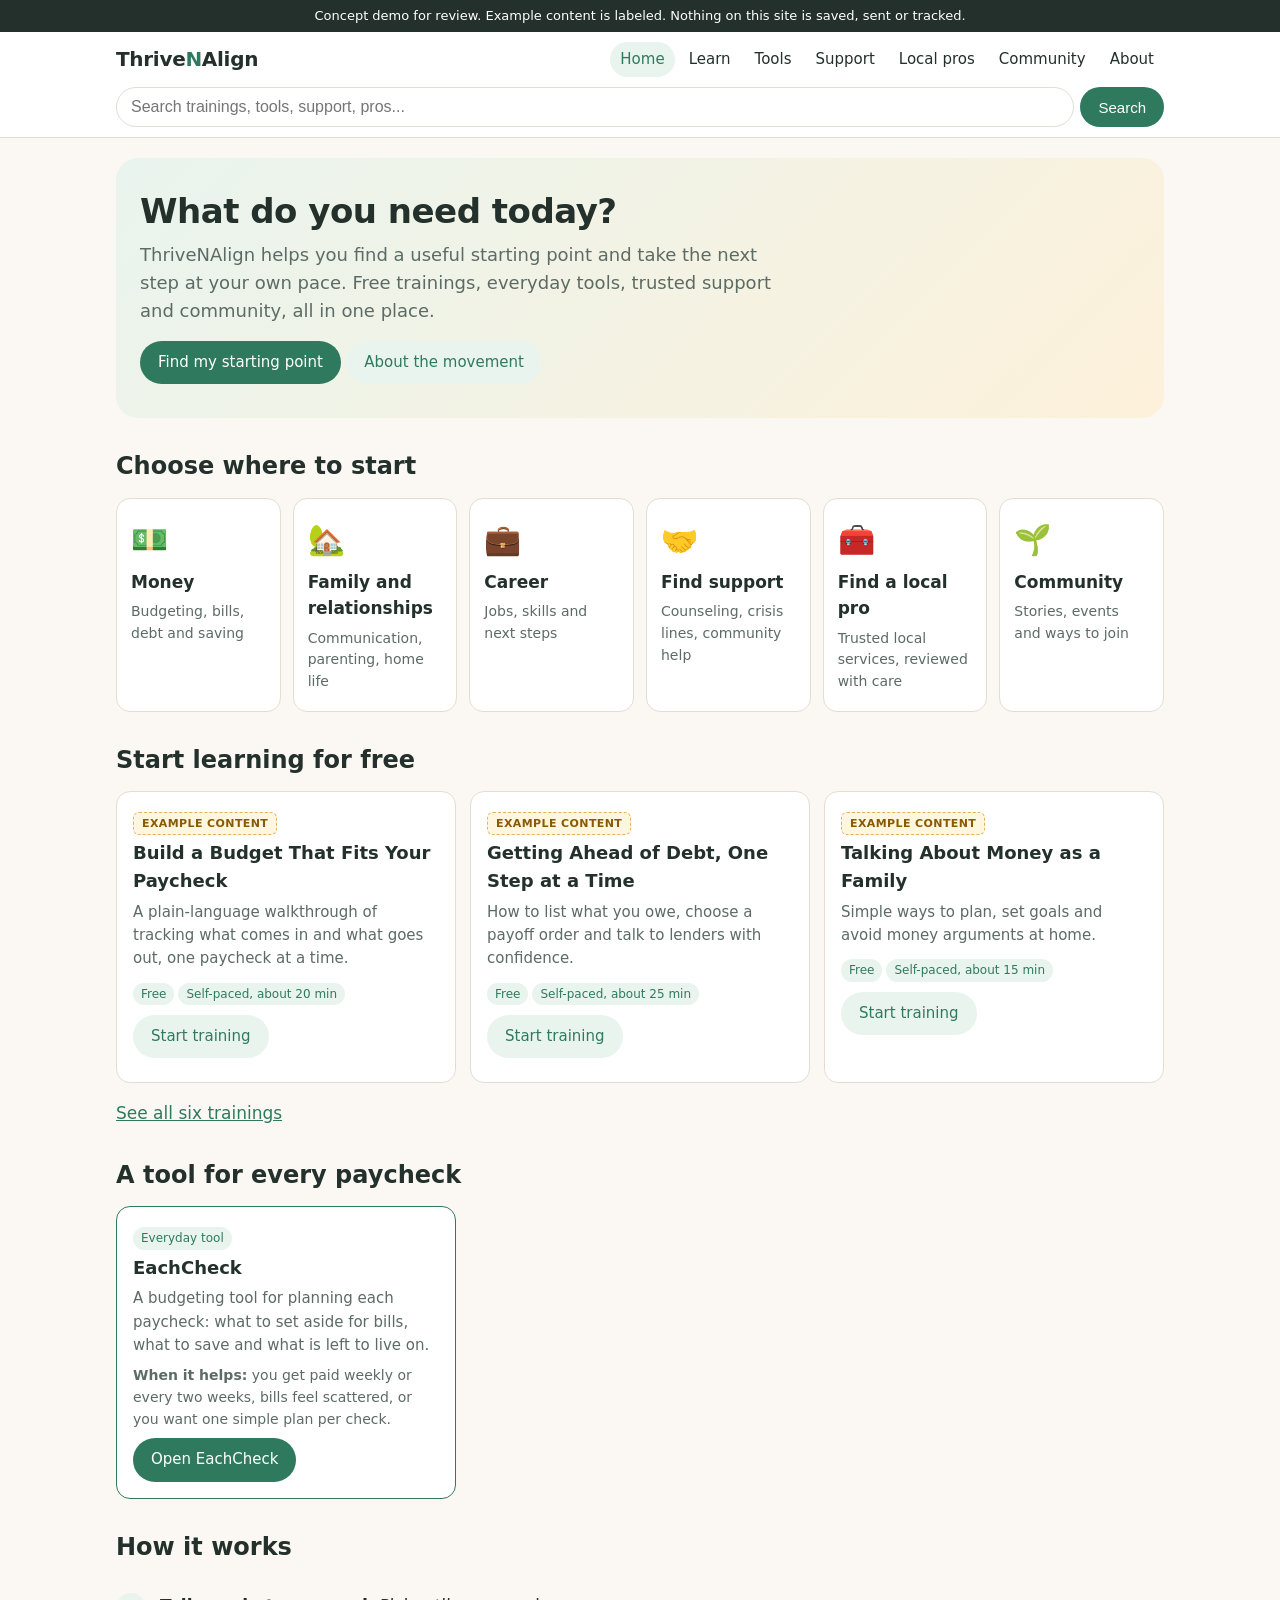
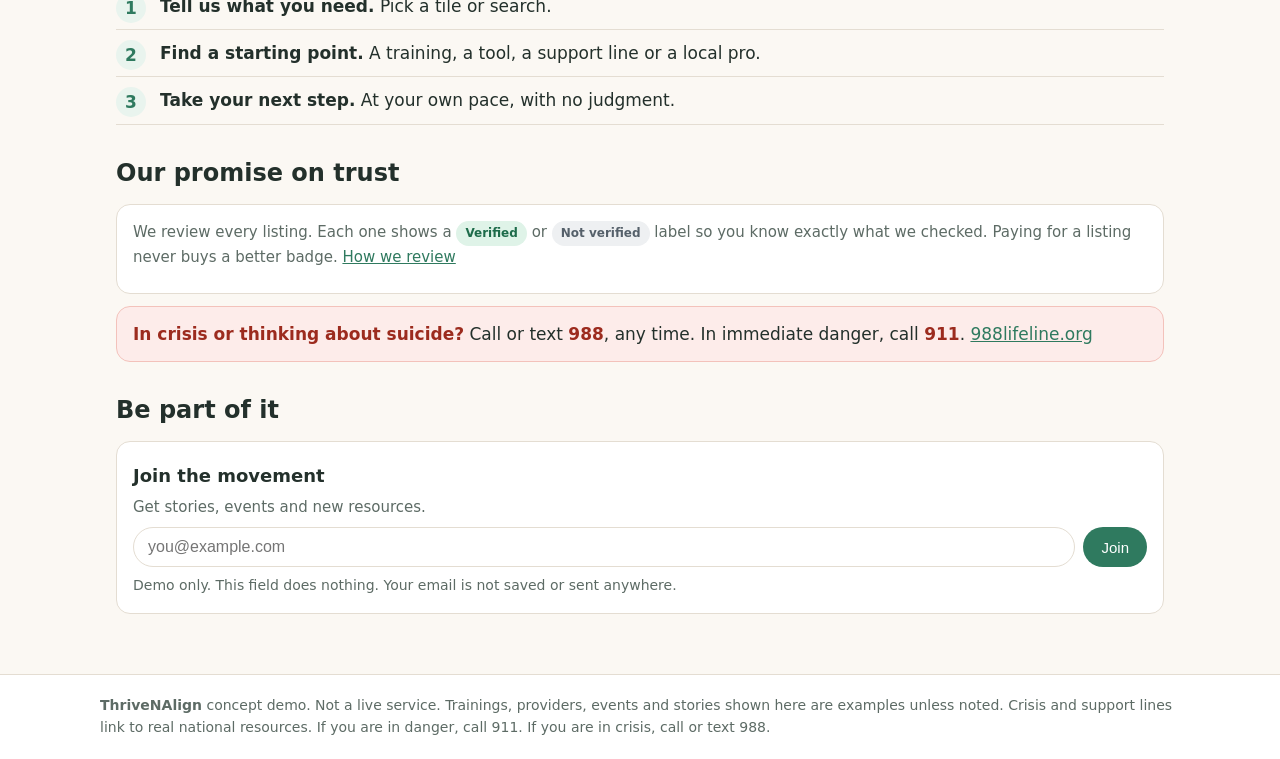
<file: index.html>
<!doctype html><html lang="en"><head><meta charset="utf-8"><meta name="viewport" content="width=device-width,initial-scale=1"><meta name="robots" content="noindex, nofollow"><title>ThriveNAlign (concept demo)</title><link rel="stylesheet" href="assets/styles.css"></head><body data-page="home"><main id="app"></main><script src="assets/site.js"></script></body></html>
</file>
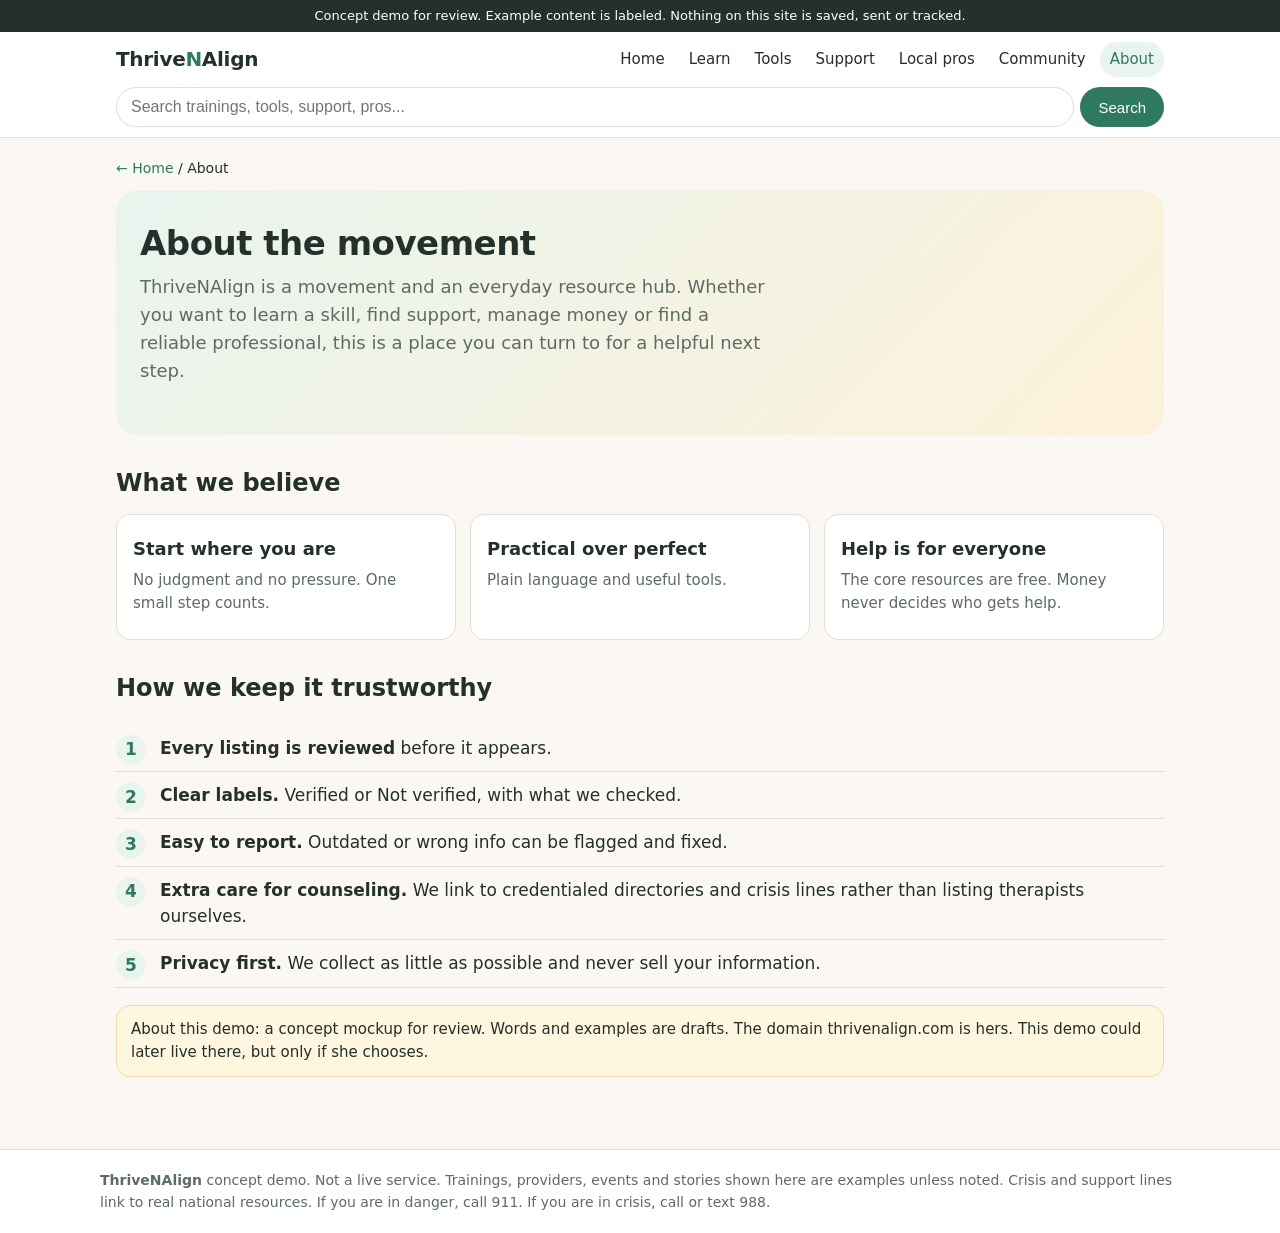
<file: about.html>
<!doctype html><html lang="en"><head><meta charset="utf-8"><meta name="viewport" content="width=device-width,initial-scale=1"><meta name="robots" content="noindex, nofollow"><title>ThriveNAlign (concept demo)</title><link rel="stylesheet" href="assets/styles.css"></head><body data-page="about"><main id="app"></main><script src="assets/site.js"></script></body></html>
</file>
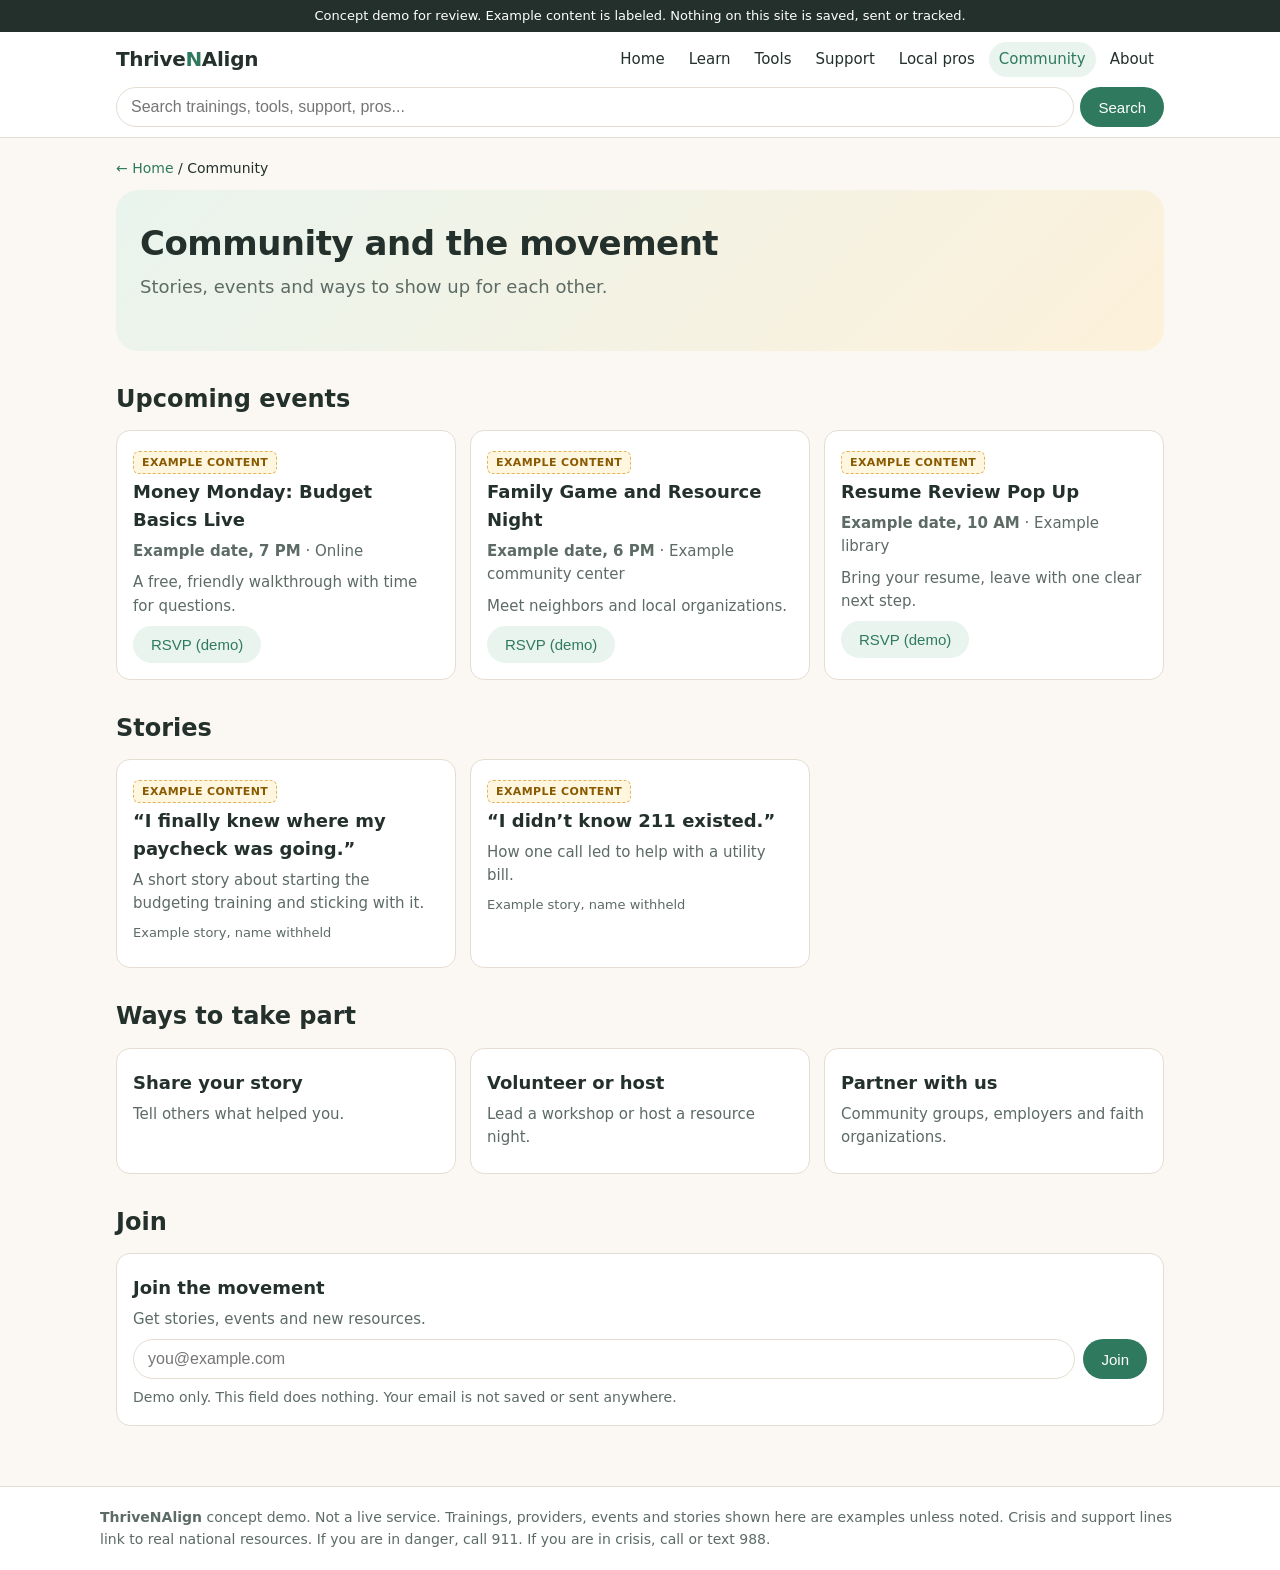
<file: community.html>
<!doctype html><html lang="en"><head><meta charset="utf-8"><meta name="viewport" content="width=device-width,initial-scale=1"><meta name="robots" content="noindex, nofollow"><title>ThriveNAlign (concept demo)</title><link rel="stylesheet" href="assets/styles.css"></head><body data-page="community"><main id="app"></main><script src="assets/site.js"></script></body></html>
</file>
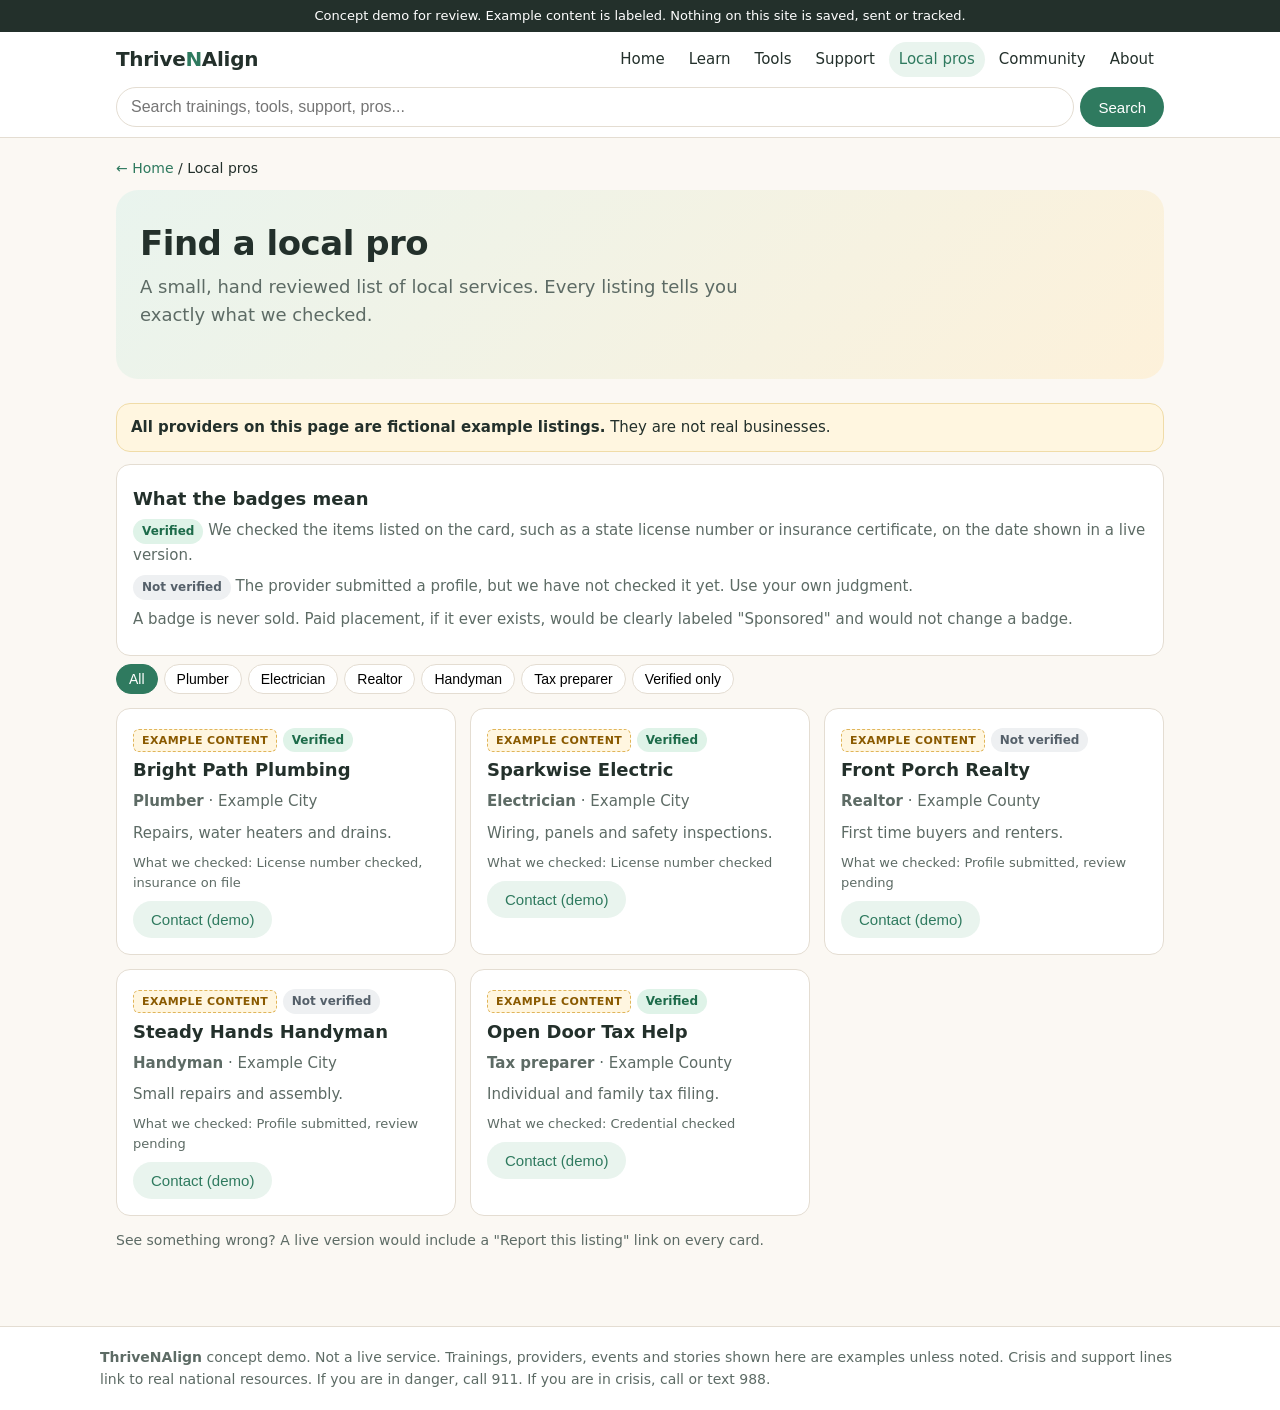
<file: directory.html>
<!doctype html><html lang="en"><head><meta charset="utf-8"><meta name="viewport" content="width=device-width,initial-scale=1"><meta name="robots" content="noindex, nofollow"><title>ThriveNAlign (concept demo)</title><link rel="stylesheet" href="assets/styles.css"></head><body data-page="directory"><main id="app"></main><script src="assets/site.js"></script></body></html>
</file>
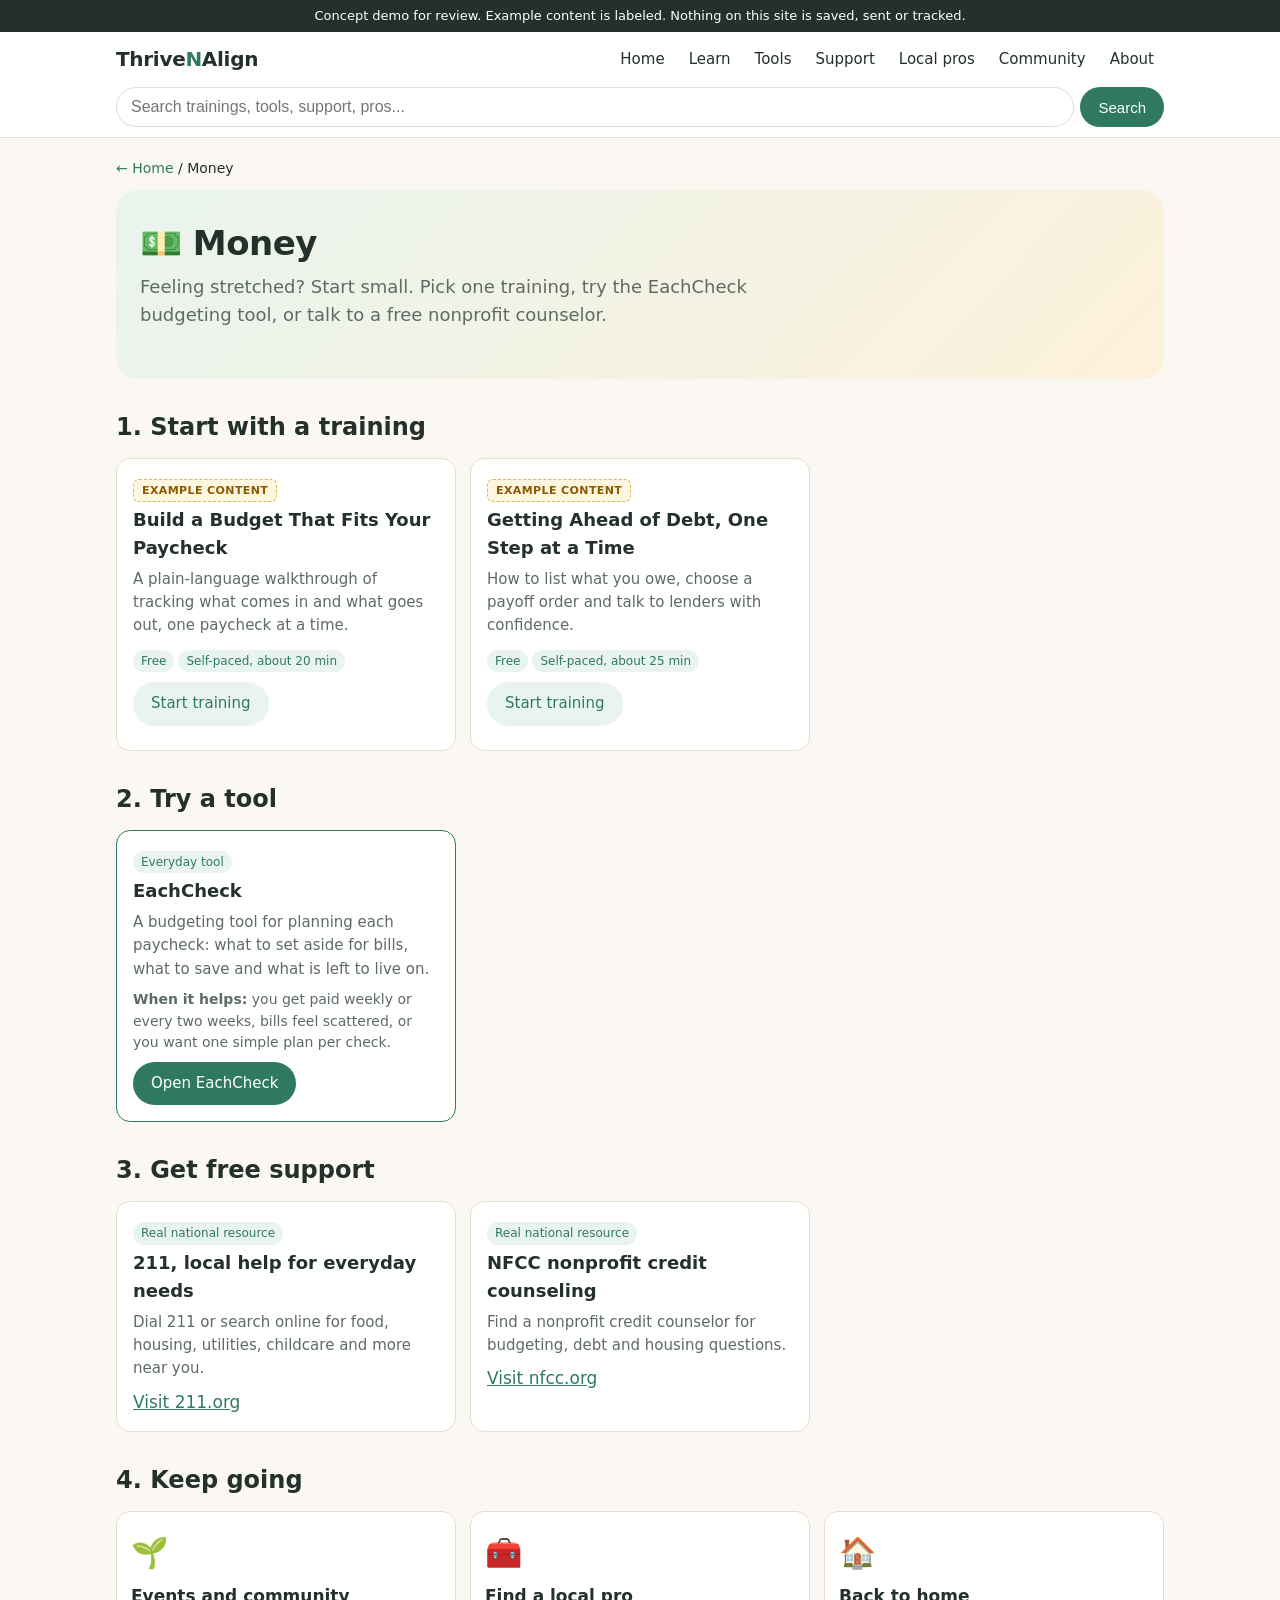
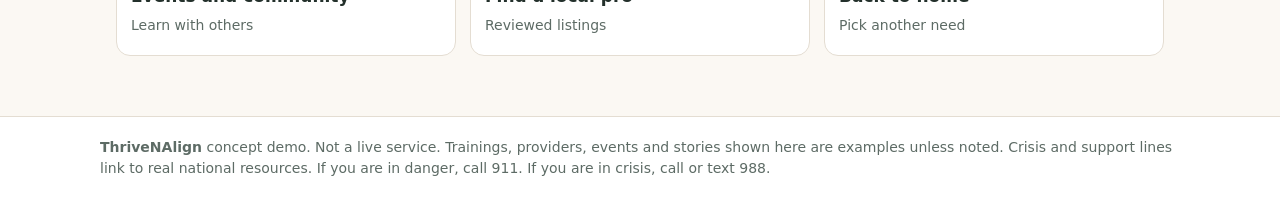
<file: need.html>
<!doctype html><html lang="en"><head><meta charset="utf-8"><meta name="viewport" content="width=device-width,initial-scale=1"><meta name="robots" content="noindex, nofollow"><title>ThriveNAlign (concept demo)</title><link rel="stylesheet" href="assets/styles.css"></head><body data-page="need"><main id="app"></main><script src="assets/site.js"></script></body></html>
</file>
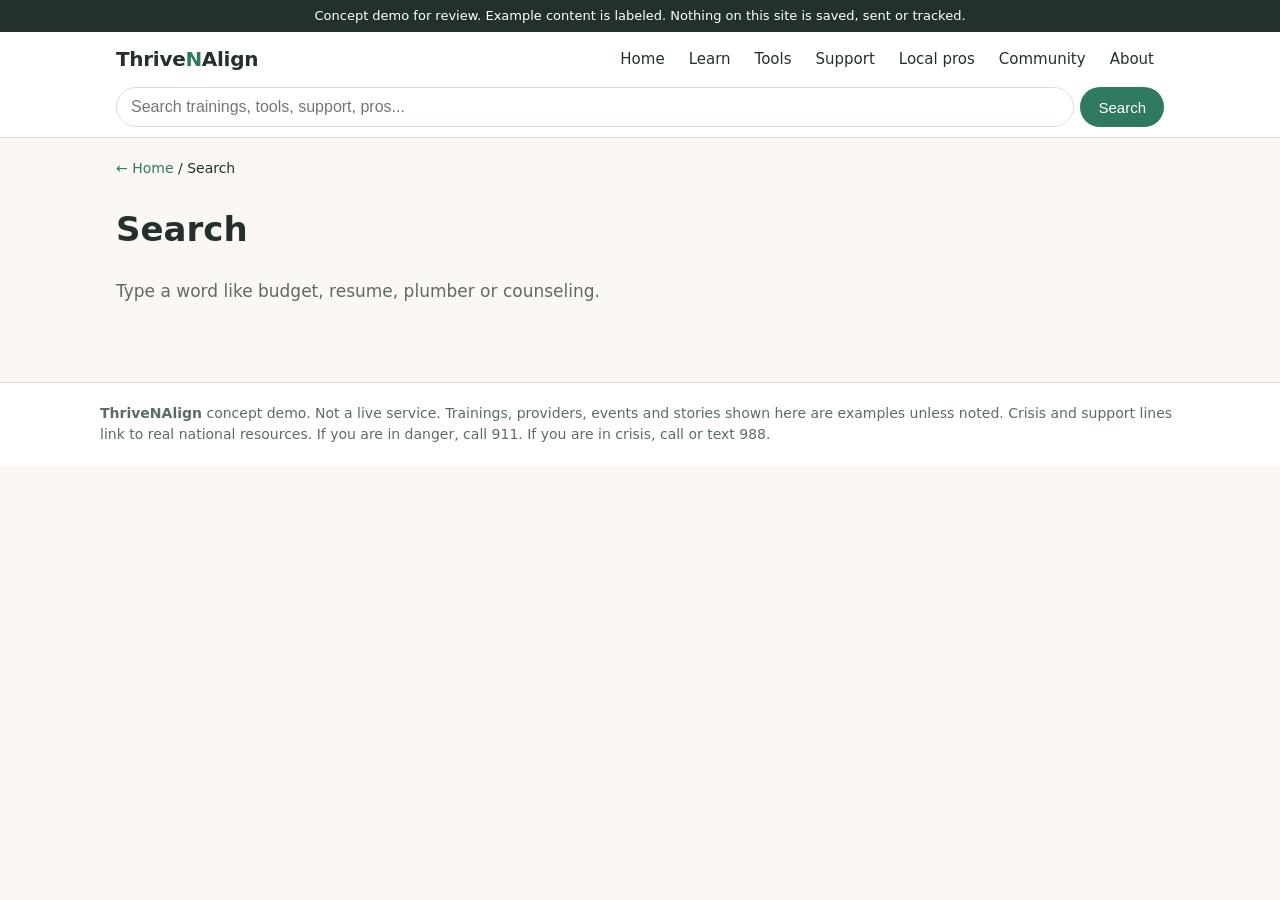
<file: search.html>
<!doctype html><html lang="en"><head><meta charset="utf-8"><meta name="viewport" content="width=device-width,initial-scale=1"><meta name="robots" content="noindex, nofollow"><title>ThriveNAlign (concept demo)</title><link rel="stylesheet" href="assets/styles.css"></head><body data-page="search"><main id="app"></main><script src="assets/site.js"></script></body></html>
</file>
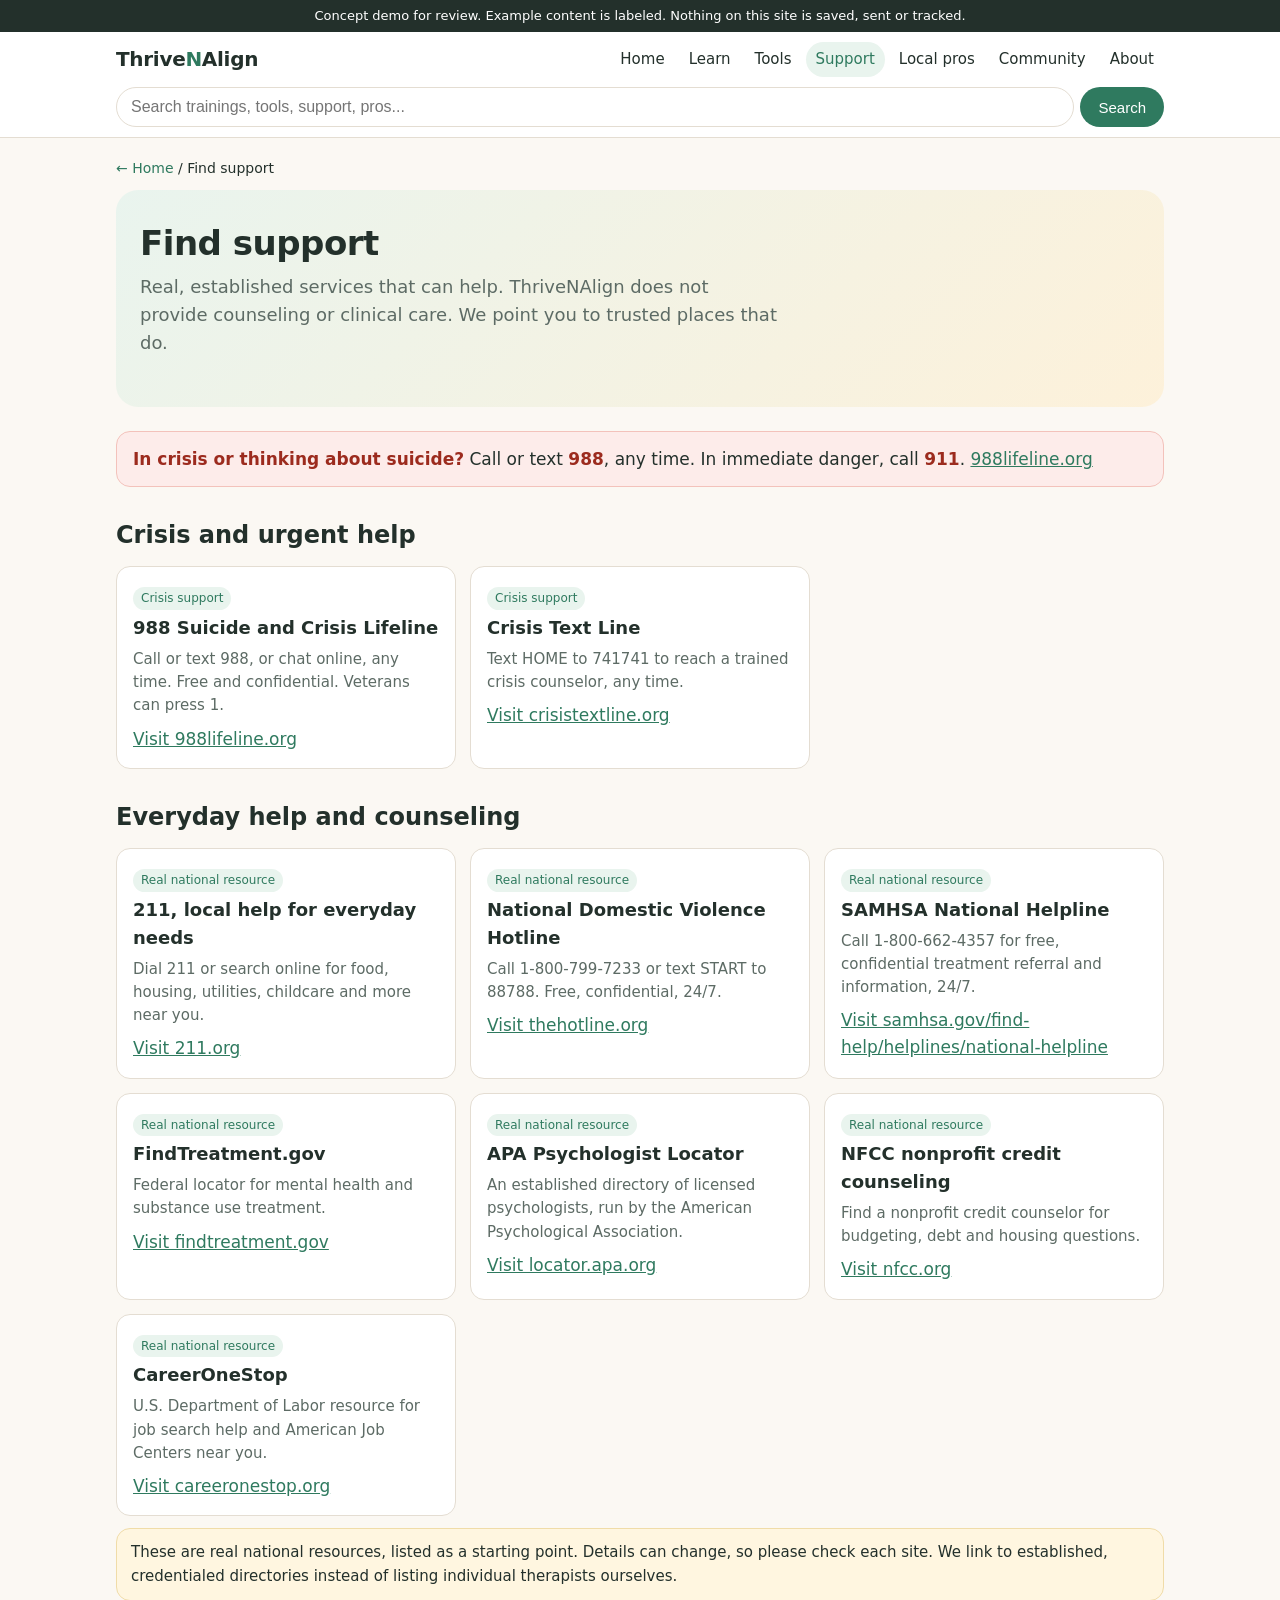
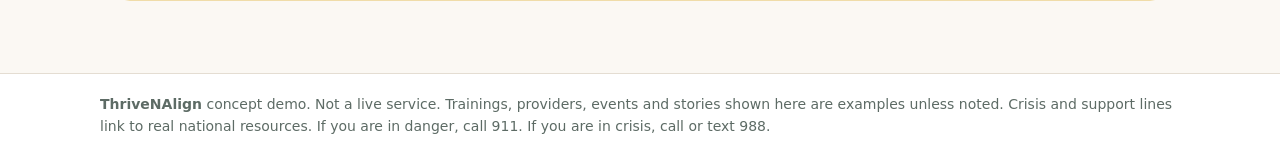
<file: support.html>
<!doctype html><html lang="en"><head><meta charset="utf-8"><meta name="viewport" content="width=device-width,initial-scale=1"><meta name="robots" content="noindex, nofollow"><title>ThriveNAlign (concept demo)</title><link rel="stylesheet" href="assets/styles.css"></head><body data-page="support"><main id="app"></main><script src="assets/site.js"></script></body></html>
</file>
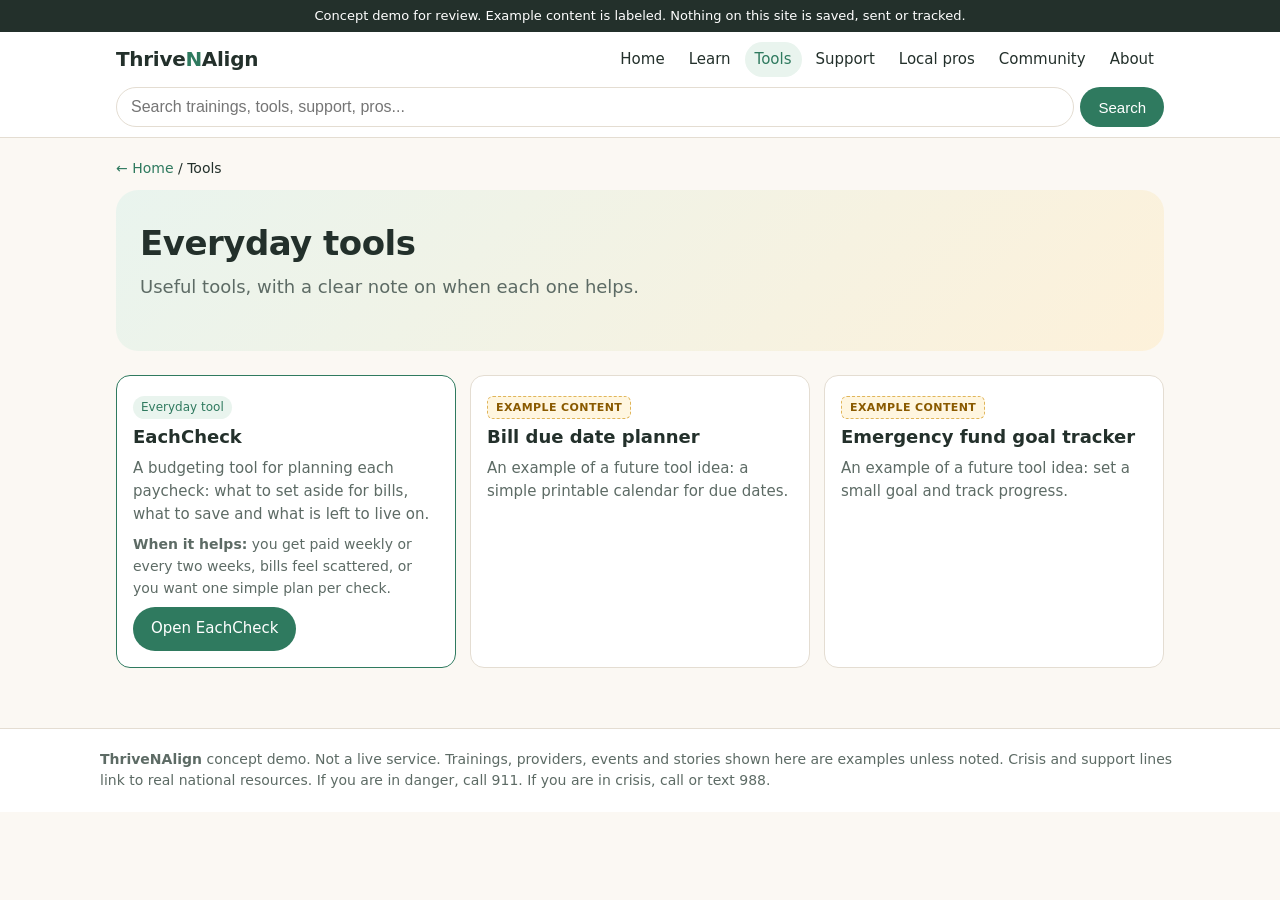
<file: tools.html>
<!doctype html><html lang="en"><head><meta charset="utf-8"><meta name="viewport" content="width=device-width,initial-scale=1"><meta name="robots" content="noindex, nofollow"><title>ThriveNAlign (concept demo)</title><link rel="stylesheet" href="assets/styles.css"></head><body data-page="tools"><main id="app"></main><script src="assets/site.js"></script></body></html>
</file>
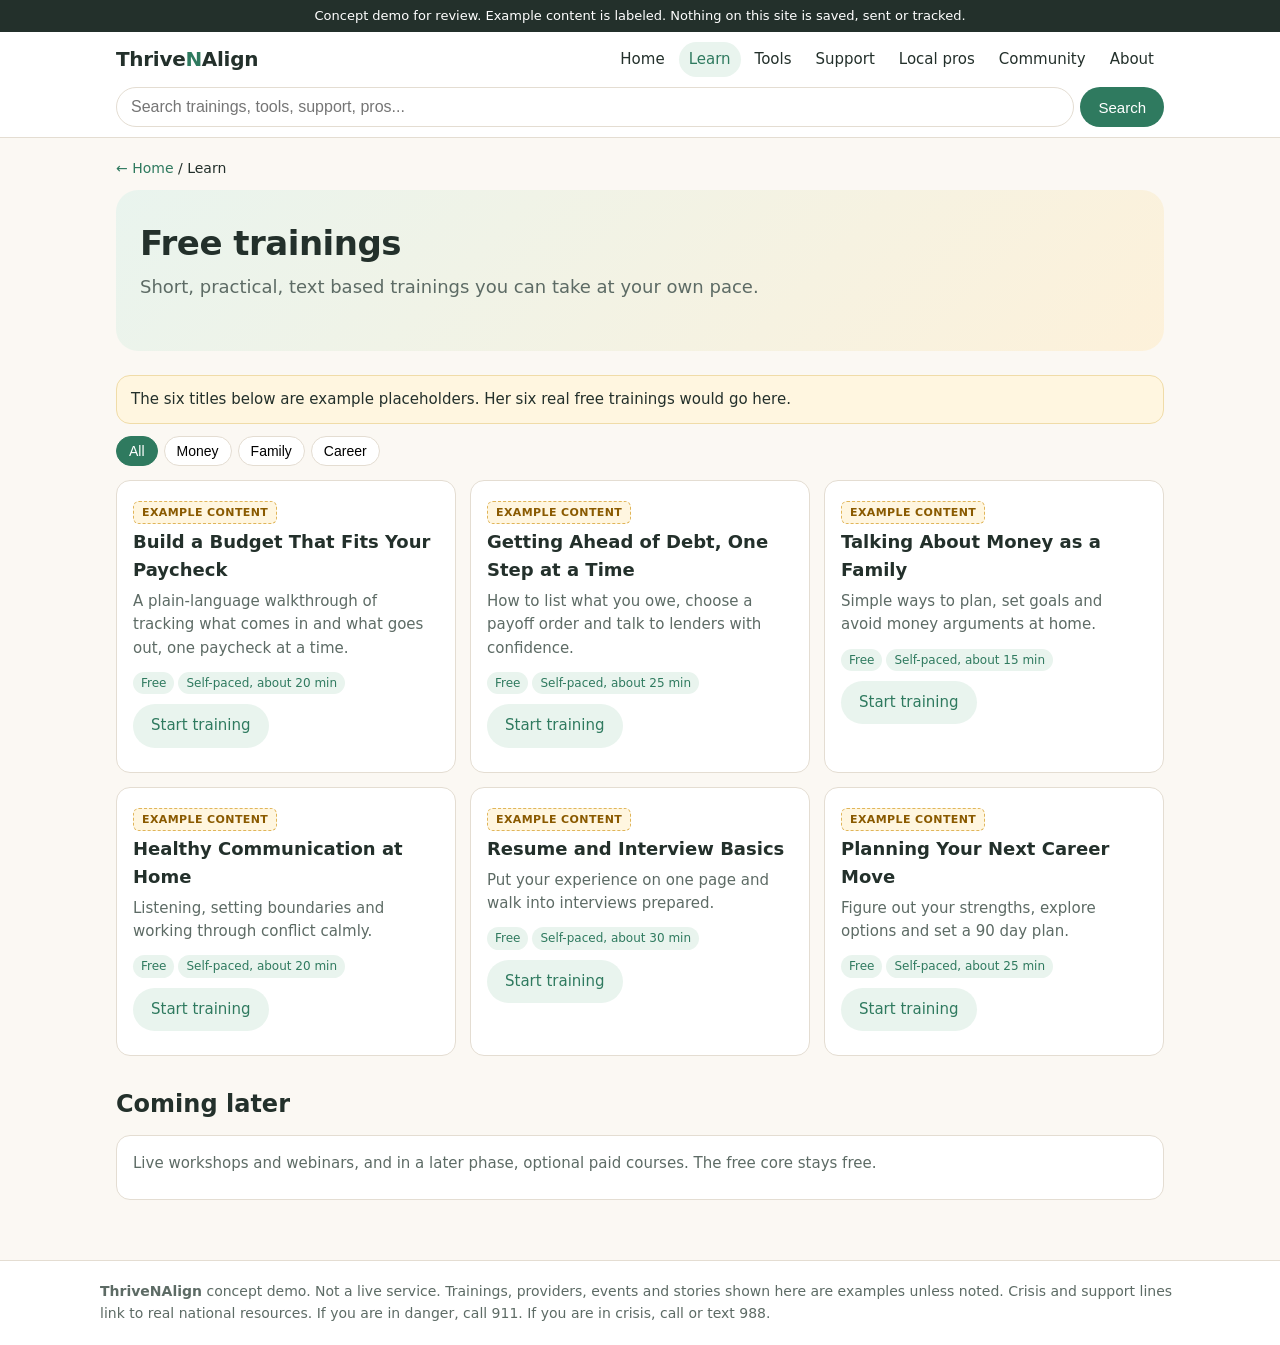
<file: trainings.html>
<!doctype html><html lang="en"><head><meta charset="utf-8"><meta name="viewport" content="width=device-width,initial-scale=1"><meta name="robots" content="noindex, nofollow"><title>ThriveNAlign (concept demo)</title><link rel="stylesheet" href="assets/styles.css"></head><body data-page="trainings"><main id="app"></main><script src="assets/site.js"></script></body></html>
</file>
<file: assets/styles.css>
:root{--bg:#fbf8f3;--card:#fff;--ink:#23302b;--muted:#5d6b65;--brand:#2f7a5f;--brand2:#e9f4ee;--sun:#f2b84b;--line:#e4ddd2;--warn:#fff6e0;--r:14px}
*{box-sizing:border-box}html,body{margin:0}
body{font-family:system-ui,-apple-system,"Segoe UI",Roboto,Arial,sans-serif;background:var(--bg);color:var(--ink);line-height:1.55;font-size:17px}
a{color:var(--brand)}
.demo-banner{background:#23302b;color:#fff;text-align:center;font-size:13px;padding:6px 12px}
header.top{background:var(--card);border-bottom:1px solid var(--line);position:sticky;top:0;z-index:5}
.bar{max-width:1080px;margin:0 auto;display:flex;align-items:center;gap:12px;padding:10px 16px;flex-wrap:wrap}
.logo{font-weight:800;font-size:20px;text-decoration:none;color:var(--ink);letter-spacing:-.3px}
.logo span{color:var(--brand)}
nav.main{display:flex;gap:4px;flex-wrap:wrap;margin-left:auto}
nav.main a{text-decoration:none;color:var(--ink);padding:6px 10px;border-radius:999px;font-size:15px}
nav.main a:hover,nav.main a.on{background:var(--brand2);color:var(--brand)}
.search{display:flex;gap:6px;width:100%;max-width:1080px;margin:0 auto;padding:0 16px 10px}
.search input{flex:1;padding:10px 14px;border:1px solid var(--line);border-radius:999px;font-size:16px;background:#fff}
.search button,.btn{background:var(--brand);color:#fff;border:0;border-radius:999px;padding:10px 18px;font-size:15px;cursor:pointer;text-decoration:none;display:inline-block}
.btn.ghost{background:var(--brand2);color:var(--brand)}
main{max-width:1080px;margin:0 auto;padding:20px 16px 60px}
.hero{background:linear-gradient(135deg,#e9f4ee,#fdf1da);border-radius:22px;padding:34px 24px;margin-bottom:24px}
.hero h1{font-size:34px;line-height:1.15;margin:0 0 10px;letter-spacing:-.5px}
.hero p{font-size:18px;color:var(--muted);margin:0 0 16px;max-width:640px}
h2{font-size:24px;margin:30px 0 12px}
.tiles{display:grid;grid-template-columns:repeat(auto-fill,minmax(160px,1fr));gap:12px}
.tile{background:var(--card);border:1px solid var(--line);border-radius:var(--r);padding:18px 14px;text-decoration:none;color:var(--ink);display:flex;flex-direction:column;gap:6px;transition:.15s}
.tile:hover{border-color:var(--brand);transform:translateY(-2px);box-shadow:0 6px 16px rgba(0,0,0,.06)}
.tile .ic{font-size:30px}.tile b{font-size:17px}.tile small{color:var(--muted);font-size:14px}
.grid{display:grid;grid-template-columns:repeat(auto-fill,minmax(260px,1fr));gap:14px}
.card{background:var(--card);border:1px solid var(--line);border-radius:var(--r);padding:16px}
.card h3{margin:4px 0 6px;font-size:18px}.card p{margin:0 0 8px;color:var(--muted);font-size:15px}
.tag{display:inline-block;font-size:12px;padding:2px 8px;border-radius:999px;background:var(--brand2);color:var(--brand);margin-right:4px}
.ex{display:inline-block;font-size:11px;font-weight:700;letter-spacing:.4px;text-transform:uppercase;padding:2px 8px;border-radius:6px;background:var(--warn);color:#8a5a00;border:1px dashed #e0b55a}
.badge{display:inline-block;font-size:12px;font-weight:700;padding:3px 9px;border-radius:999px}
.badge.v{background:#dff3e8;color:#1d6b4a}.badge.nv{background:#eef0f2;color:#55606a}
.note{background:var(--warn);border:1px solid #f0dca8;border-radius:var(--r);padding:12px 14px;font-size:15px;margin:12px 0}
.crisis{background:#fdecea;border:1px solid #f3c2bb;border-radius:var(--r);padding:14px 16px;margin:12px 0}
.crisis b{color:#9c2b1e}
.crumbs{font-size:14px;margin-bottom:10px}.crumbs a{text-decoration:none}
.filters{display:flex;gap:6px;flex-wrap:wrap;margin:8px 0 14px}
.chip{border:1px solid var(--line);background:#fff;border-radius:999px;padding:6px 12px;font-size:14px;cursor:pointer}
.chip.on{background:var(--brand);color:#fff;border-color:var(--brand)}
.join{display:flex;gap:8px;flex-wrap:wrap}.join input{flex:1;min-width:200px;padding:10px 14px;border:1px solid var(--line);border-radius:999px;font-size:16px}
#joinmsg{font-size:14px;color:var(--muted);margin-top:8px}
footer{border-top:1px solid var(--line);background:var(--card);padding:20px 16px;font-size:14px;color:var(--muted)}
footer .in{max-width:1080px;margin:0 auto}
.steps{counter-reset:s;list-style:none;padding:0}.steps li{counter-increment:s;padding:10px 0 10px 44px;position:relative;border-bottom:1px solid var(--line)}
.steps li:before{content:counter(s);position:absolute;left:0;top:10px;width:30px;height:30px;border-radius:50%;background:var(--brand2);color:var(--brand);display:flex;align-items:center;justify-content:center;font-weight:700}
.empty{color:var(--muted)}
@media(max-width:640px){.hero h1{font-size:27px}nav.main{margin-left:0;width:100%;overflow-x:auto;flex-wrap:nowrap}nav.main a{white-space:nowrap}body{font-size:16px}}
</file>
